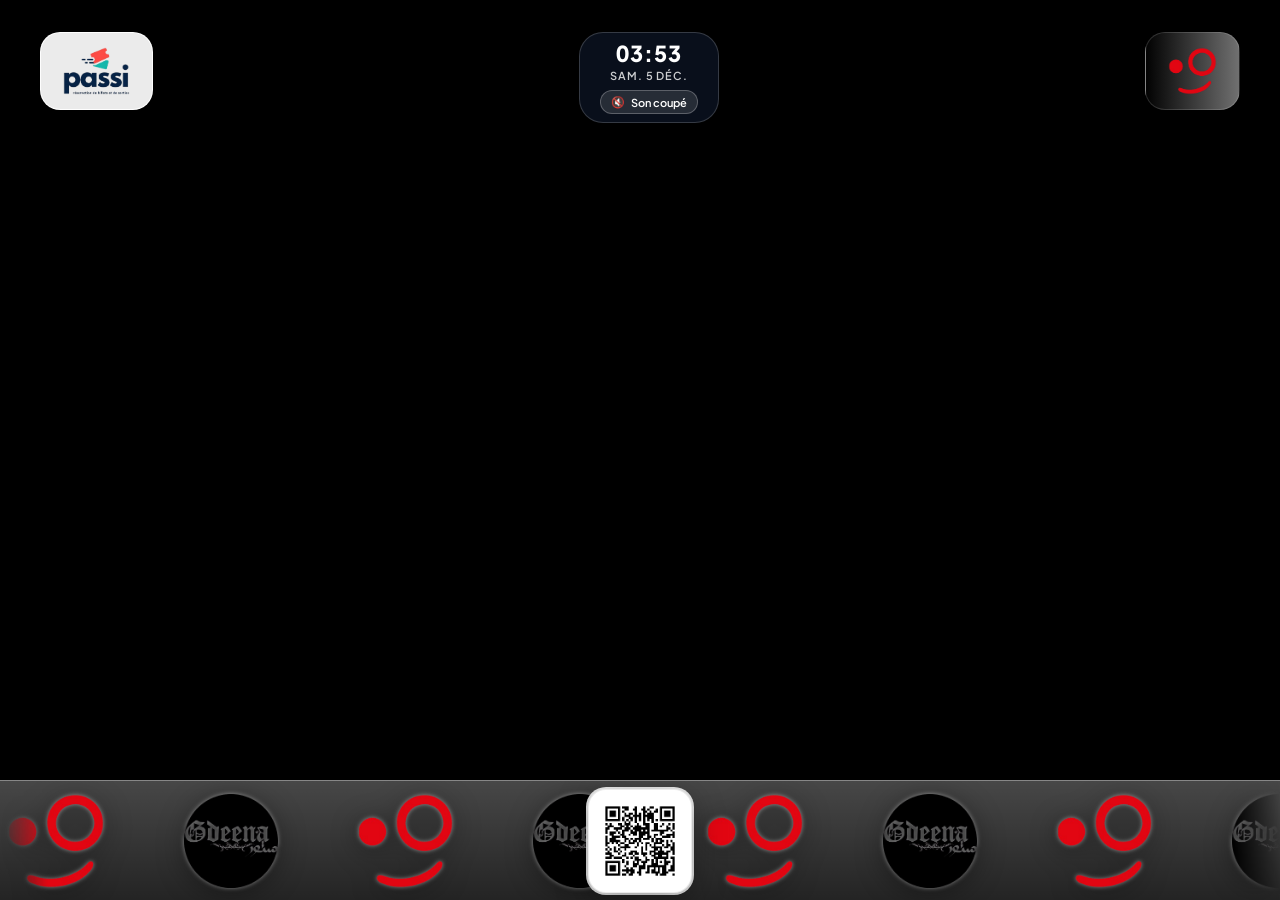
<file: index.html>
<!DOCTYPE html>
<html lang="fr">
<head>
  <meta charset="UTF-8">
  <meta http-equiv="refresh" content="0; url=public/">
  <link rel="icon" type="image/x-icon" href="favicon.ico">
  <link rel="shortcut icon" href="favicon.ico">
  <title>PubScreen - Redirection...</title>
  <script>
    window.location.replace("public/" + window.location.search);
  </script>
</head>
<body style="background: #000; color: #fff; font-family: sans-serif; display: flex; align-items: center; justify-content: center; height: 100vh; margin: 0;">
  <p>Chargement de l'écran dynamique... <a id="fallback-link" href="public/index.html" style="color: #3b82f6;">Cliquez ici si la redirection ne démarre pas.</a></p>
  <script>
    if (window.location.search) {
      const fl = document.getElementById('fallback-link');
      if (fl) fl.href = "public/index.html" + window.location.search;
    }
  </script>
</body>
</html>
</file>
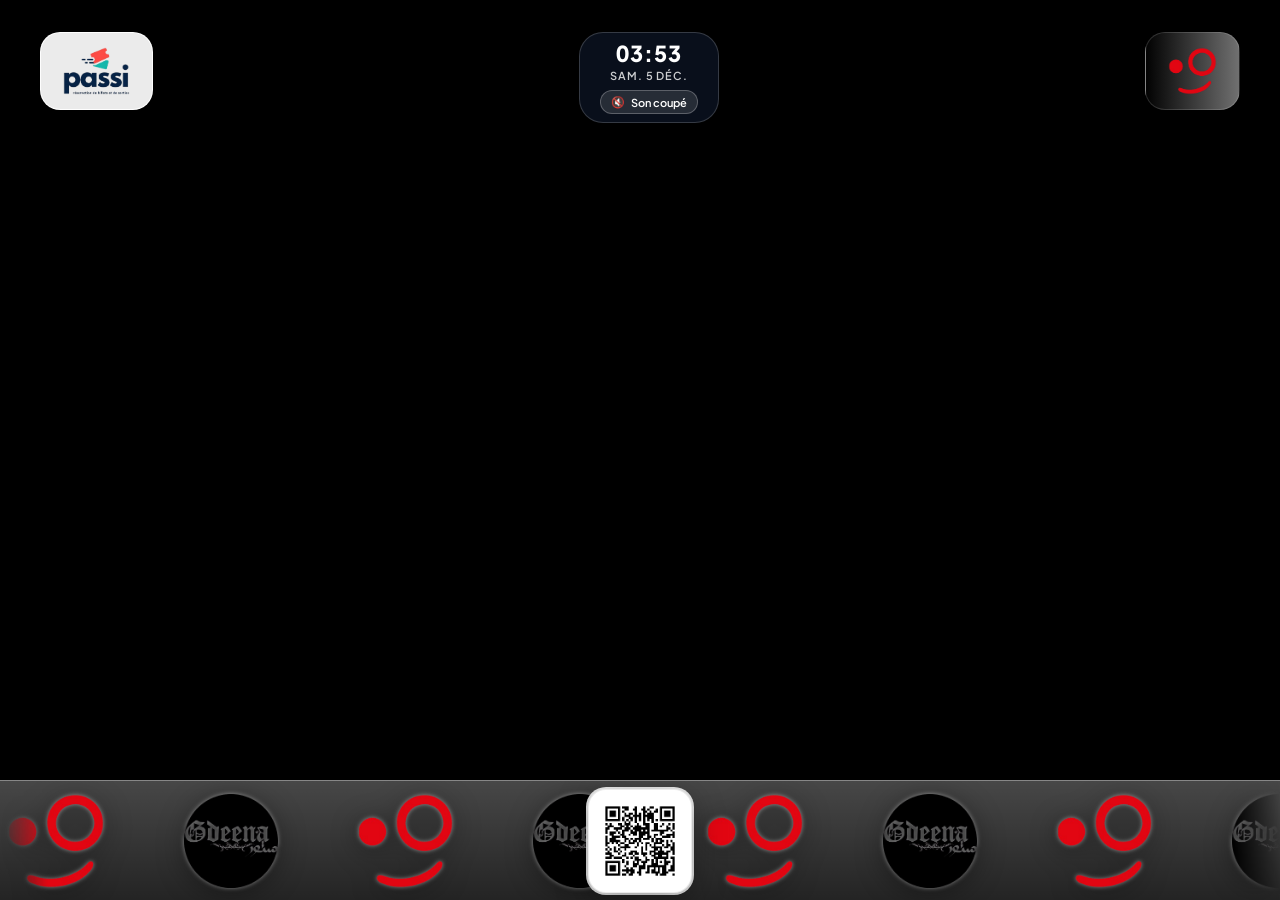
<file: public/index.html>
<!DOCTYPE html>
<html lang="fr">
<head>
  <meta charset="UTF-8">
  <meta name="viewport" content="width=device-width, initial-scale=1.0, maximum-scale=1.0, user-scalable=no">
  <title>PubScreen - Affichage Dynamique</title>
  <meta name="description" content="Système d'affichage dynamique numérique autonome et résilient pour centre commercial.">
  <meta name="theme-color" content="#ffffff">

  <!-- Google Fonts: Plus Jakarta Sans for ultra-clean modern signage typography -->
  <link rel="preconnect" href="https://fonts.googleapis.com">
  <link rel="preconnect" href="https://fonts.gstatic.com" crossorigin>
  <link href="https://fonts.googleapis.com/css2?family=Plus+Jakarta+Sans:wght@400;500;600;700;800&display=swap" rel="stylesheet">

  <link rel="icon" type="image/x-icon" href="favicon.ico">
  <link rel="shortcut icon" href="favicon.ico">
  <link rel="stylesheet" href="style.css?v=16">
  <script>
    if (window.location.pathname.endsWith('/public')) {
      window.location.replace(window.location.pathname + '/' + window.location.search);
    }
  </script>
</head>
<body class="signage-body">

  <!-- ========================================================
       1. BACKGROUND VIDEO LAYER (Full screen, dual crossfade)
       ======================================================== -->
  <div class="video-container" id="video-container" aria-hidden="true">
    <video
      id="bg-video-a"
      class="bg-video is-active"
      autoplay
      muted
      playsinline
      preload="auto">
    </video>
    <video
      id="bg-video-b"
      class="bg-video"
      autoplay
      muted
      playsinline
      preload="auto">
    </video>
    <div class="video-vignette"></div>
  </div>

  <!-- Fallback visual if no video is loaded yet -->
  <div class="video-fallback" id="video-fallback">
    <div class="fallback-ambient-glow"></div>
  </div>

  <!-- ========================================================
       2. PERMANENT LOGOS (Top Corners)
       ======================================================== -->
  <header class="permanent-header" role="banner">
    <!-- Passi Logo: Top Left -->
    <div class="logo-wrapper logo-left" id="logo-passi-container">
      <img
        src="logos/passi-logo.png?v=6"
        alt="Logo Passi"
        class="permanent-logo"
        id="logo-passi"
        loading="eager"
        onerror="if(!this.getAttribute('data-err')){this.setAttribute('data-err','1');this.src='../logos/passi-logo.png?v=6';}">
    </div>

    <!-- Live mall clock / status indicator & audio toggle -->
    <div class="header-center-info" id="mall-clock-container">
      <span class="live-clock" id="live-clock">--:--</span>
      <span class="live-date" id="live-date">--</span>
      <button class="audio-pill-btn" id="audio-toggle" type="button" aria-label="Contrôle audio" title="Cliquer pour activer/couper le son">
        <span class="audio-pill-icon" id="audio-icon">🔇</span>
        <span class="audio-pill-label" id="audio-label">Son coupé</span>
      </button>
    </div>

    <!-- L'agora Logo: Top Right -->
    <div class="logo-wrapper logo-right" id="logo-lagora-container">
      <img
        src="logos/lagora-logo.png?v=2"
        alt="Logo L'agora"
        class="permanent-logo"
        id="logo-lagora"
        loading="eager"
        onerror="if(!this.getAttribute('data-err')){this.setAttribute('data-err','1');this.src='../logos/lagora-logo.png?v=2';}">
    </div>
  </header>

  <!-- ========================================================
       3. SPONSOR BAR (Fixed bottom bar, full-width marquee)
       ======================================================== -->
  <footer class="sponsor-bar" role="contentinfo" id="sponsor-bar">
    <!-- Continuous Full-Width Sponsor Marquee Track across entire bar -->
    <div class="sponsor-marquee-container" id="sponsor-marquee-container">
      <div class="sponsor-marquee-track" id="sponsor-marquee-track">
        <!-- Dynamically populated by app.js -->
      </div>
    </div>

    <!-- Center: Prominent Real QR Code (Static display for smartphone cameras, not a button) -->
    <div class="qr-center-container">
      <div class="qr-card" role="img" aria-label="QR Code vers les liens officiels">
        <div class="qr-frame">
          <img
            src="logos/qr-code.png?v=7"
            alt="QR Code Passi"
            class="qr-image"
            id="qr-image"
            loading="eager"
            onerror="if(!this.getAttribute('data-err')){this.setAttribute('data-err','1');this.src='../logos/qr-code.png?v=7';}">
        </div>
      </div>
    </div>
  </footer>

  <!-- ========================================================
       4. OFFLINE & STATUS NOTIFICATIONS (Discreet)
       ======================================================== -->
  <div class="network-status-toast" id="network-status" aria-live="polite">
    <span class="status-indicator"></span>
    <span id="status-text">Mode en ligne</span>
  </div>

  <!-- Scripts -->
  <script src="app.js?v=16"></script>
</body>
</html>
</file>
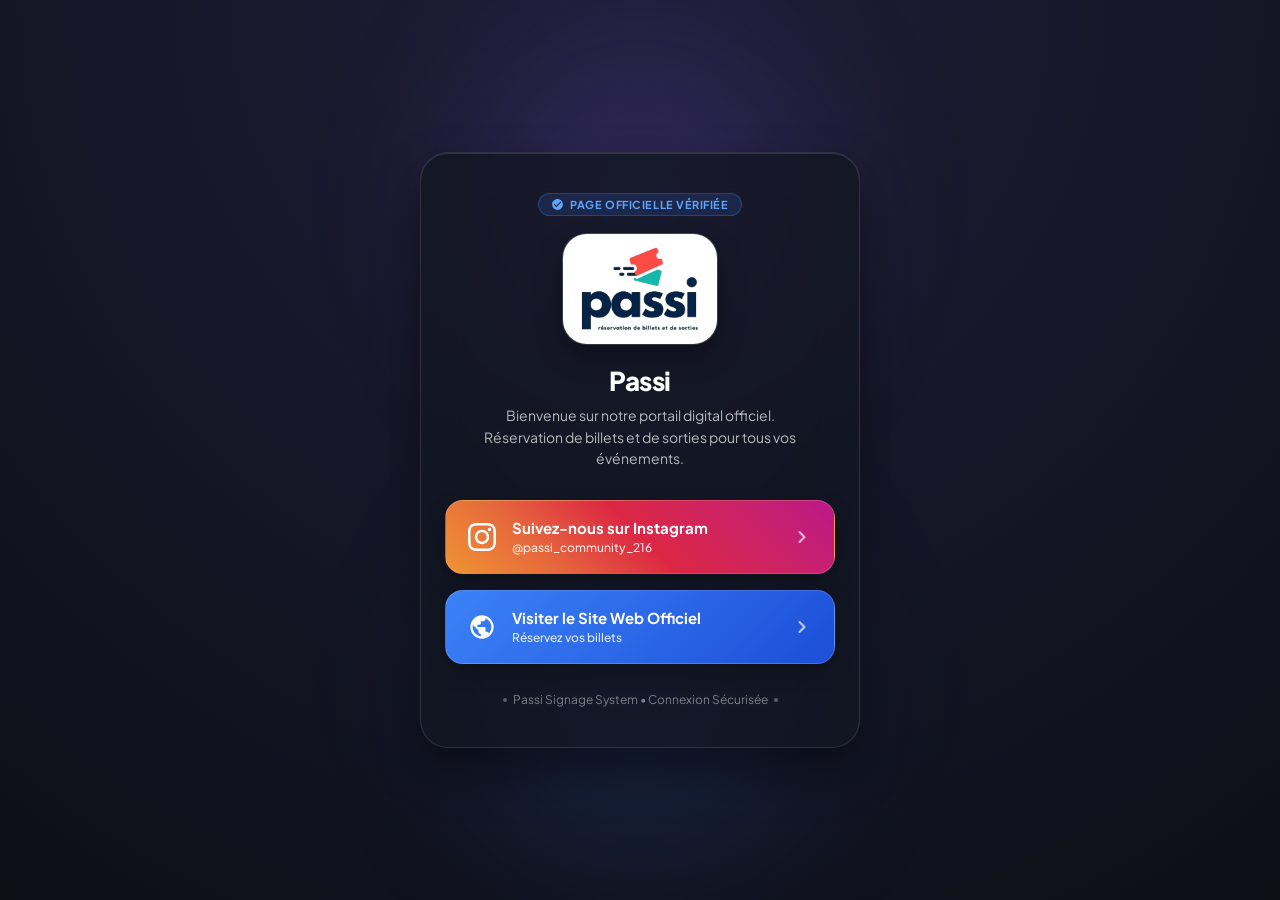
<file: links.html>
<!DOCTYPE html>
<html lang="fr">
<head>
  <meta charset="UTF-8">
  <meta name="viewport" content="width=device-width, initial-scale=1.0, maximum-scale=1.0, user-scalable=no">
  <title>Passi - Liens Officiels</title>
  <meta name="description" content="Découvrez l'univers Passi, réservation de billets et de sorties. Suivez-nous sur Instagram et explorez notre site officiel.">
  <meta name="theme-color" content="#111827">
  <meta name="referrer" content="strict-origin-when-cross-origin">

  <link rel="icon" type="image/x-icon" href="favicon.ico">
  <link rel="shortcut icon" href="favicon.ico">

  <link rel="preconnect" href="https://fonts.googleapis.com">
  <link rel="preconnect" href="https://fonts.gstatic.com" crossorigin>
  <link href="https://fonts.googleapis.com/css2?family=Plus+Jakarta+Sans:wght@400;500;600;700;800&display=swap" rel="stylesheet">

  <style>
    :root {
      --bg-gradient: radial-gradient(circle at 50% 0%, #1e1e38 0%, #0d0f17 100%);
      --card-bg: rgba(255, 255, 255, 0.05);
      --card-border: rgba(255, 255, 255, 0.12);
      --text-primary: #ffffff;
      --text-secondary: rgba(255, 255, 255, 0.7);
      --insta-gradient: linear-gradient(45deg, #f09433 0%, #e6683c 25%, #dc2743 50%, #cc2366 75%, #bc1888 100%);
      --web-gradient: linear-gradient(135deg, #3b82f6 0%, #1d4ed8 100%);
      --font-family: 'Plus Jakarta Sans', -apple-system, BlinkMacSystemFont, 'Segoe UI', Roboto, sans-serif;
    }

    * {
      box-sizing: border-box;
      margin: 0;
      padding: 0;
      -webkit-tap-highlight-color: transparent;
    }

    body {
      font-family: var(--font-family);
      background: var(--bg-gradient);
      color: var(--text-primary);
      min-height: 100vh;
      display: flex;
      flex-direction: column;
      align-items: center;
      justify-content: center;
      padding: 32px 20px;
      overflow-x: hidden;
      position: relative;
    }

    /* Ambient background glow */
    .ambient-glow {
      position: absolute;
      width: 340px;
      height: 340px;
      border-radius: 50%;
      background: rgba(139, 92, 246, 0.18);
      filter: blur(80px);
      top: 5%;
      z-index: 0;
      pointer-events: none;
    }

    .ambient-glow-bottom {
      top: auto;
      bottom: 5%;
      background: rgba(59, 130, 246, 0.15);
    }

    .container {
      width: 100%;
      max-width: 440px;
      position: relative;
      z-index: 1;
      display: flex;
      flex-direction: column;
      align-items: center;
      text-align: center;
      background: rgba(18, 22, 34, 0.78);
      backdrop-filter: blur(24px);
      -webkit-backdrop-filter: blur(24px);
      border: 1px solid var(--card-border);
      border-radius: 28px;
      padding: 40px 24px;
      box-shadow: 0 24px 48px rgba(0, 0, 0, 0.45), 0 1px 0 rgba(255, 255, 255, 0.12) inset;
    }

    /* Verified badge */
    .verified-badge {
      display: inline-flex;
      align-items: center;
      gap: 6px;
      background: rgba(59, 130, 246, 0.15);
      border: 1px solid rgba(59, 130, 246, 0.3);
      padding: 4px 12px;
      border-radius: 20px;
      font-size: 11px;
      font-weight: 700;
      color: #60a5fa;
      letter-spacing: 0.05em;
      text-transform: uppercase;
      margin-bottom: 18px;
    }

    .verified-badge svg {
      width: 13px;
      height: 13px;
      fill: currentColor;
    }

    /* Logo badge */
    .logo-container {
      width: 154px;
      height: 110px;
      background: #ffffff;
      border-radius: 24px;
      display: flex;
      align-items: center;
      justify-content: center;
      padding: 12px 16px;
      box-shadow: 0 12px 28px rgba(0, 0, 0, 0.3), 0 0 0 1px rgba(255, 255, 255, 0.2);
      margin-bottom: 20px;
      transition: transform 0.3s cubic-bezier(0.34, 1.56, 0.64, 1);
    }

    .logo-container:hover {
      transform: scale(1.04);
    }

    .logo-container img {
      width: 100%;
      height: 100%;
      object-fit: contain;
      display: block;
    }

    .title {
      font-size: 26px;
      font-weight: 800;
      letter-spacing: -0.02em;
      margin-bottom: 8px;
      color: #ffffff;
    }

    .subtitle {
      font-size: 14px;
      color: var(--text-secondary);
      line-height: 1.55;
      margin-bottom: 30px;
      max-width: 320px;
    }

    /* Links / Buttons */
    .links-group {
      width: 100%;
      display: flex;
      flex-direction: column;
      gap: 16px;
    }

    .btn-link {
      display: flex;
      align-items: center;
      justify-content: flex-start;
      gap: 16px;
      width: 100%;
      padding: 18px 22px;
      border-radius: 18px;
      text-decoration: none;
      color: #ffffff;
      font-weight: 700;
      font-size: 15px;
      border: 1px solid rgba(255, 255, 255, 0.16);
      position: relative;
      overflow: hidden;
      transition: all 0.25s cubic-bezier(0.2, 0.8, 0.2, 1);
      box-shadow: 0 8px 20px rgba(0, 0, 0, 0.28);
    }

    .btn-link:active {
      transform: scale(0.98);
    }

    /* Instagram button */
    .btn-instagram {
      background: var(--insta-gradient);
    }

    .btn-instagram:hover {
      transform: translateY(-2px);
      box-shadow: 0 12px 28px rgba(220, 39, 67, 0.4);
    }

    /* Website button */
    .btn-website {
      background: var(--web-gradient);
    }

    .btn-website:hover {
      transform: translateY(-2px);
      box-shadow: 0 12px 28px rgba(37, 99, 235, 0.45);
    }

    .btn-icon {
      width: 28px;
      height: 28px;
      display: flex;
      align-items: center;
      justify-content: center;
      flex-shrink: 0;
    }

    .btn-icon svg {
      width: 100%;
      height: 100%;
      fill: #ffffff;
    }

    .btn-text {
      flex: 1;
      text-align: left;
      display: flex;
      flex-direction: column;
    }

    .btn-text-main {
      font-weight: 700;
      font-size: 15px;
      line-height: 1.2;
    }

    .btn-text-sub {
      font-weight: 500;
      font-size: 12px;
      opacity: 0.85;
      margin-top: 3px;
    }

    .btn-arrow {
      opacity: 0.7;
      transition: transform 0.2s ease, opacity 0.2s ease;
      display: flex;
      align-items: center;
    }

    .btn-link:hover .btn-arrow {
      opacity: 1;
      transform: translateX(4px);
    }

    /* Footer */
    .footer {
      margin-top: 28px;
      font-size: 12px;
      color: rgba(255, 255, 255, 0.45);
      display: flex;
      align-items: center;
      justify-content: center;
      gap: 6px;
    }

    .footer span {
      display: inline-block;
      width: 4px;
      height: 4px;
      border-radius: 50%;
      background: rgba(255, 255, 255, 0.3);
    }
  </style>
</head>
<body>

  <div class="ambient-glow"></div>
  <div class="ambient-glow ambient-glow-bottom"></div>

  <main class="container">
    <div class="verified-badge">
      <svg viewBox="0 0 24 24"><path d="M12 2C6.48 2 2 6.48 2 12s4.48 10 10 10 10-4.48 10-10S17.52 2 12 2zm-2 15l-5-5 1.41-1.41L10 14.17l7.59-7.59L19 8l-9 9z"/></svg>
      Page Officielle Vérifiée
    </div>

    <!-- Passi Logo -->
    <div class="logo-container">
      <img
        src="logos/passi-logo.png?v=8"
        alt="Logo Passi"
        onerror="if(!this.getAttribute('data-err')){this.setAttribute('data-err','1');this.src='/logos/passi-logo.png?v=8';}">
    </div>

    <h1 class="title">Passi</h1>

    <p class="subtitle">Bienvenue sur notre portail digital officiel. Réservation de billets et de sorties pour tous vos événements.</p>

    <div class="links-group">
      <!-- Button 1: Instagram -->
      <a href="https://www.instagram.com/passi_community_216?utm_source=ig_web_button_share_sheet&amp;xtok=ZDNlZDc0MzIxNw==" target="_blank" rel="noopener noreferrer" class="btn-link btn-instagram">
        <div class="btn-icon">
          <svg viewBox="0 0 24 24">
            <path d="M12 2.163c3.204 0 3.584.012 4.85.07 3.252.148 4.771 1.691 4.919 4.919.058 1.265.069 1.645.069 4.849 0 3.205-.012 3.584-.069 4.849-.149 3.225-1.664 4.771-4.919 4.919-1.266.058-1.644.07-4.85.07-3.204 0-3.584-.012-4.849-.07-3.26-.149-4.771-1.699-4.919-4.92-.058-1.265-.07-1.644-.07-4.849 0-3.204.013-3.583.07-4.849.149-3.227 1.664-4.771 4.919-4.919 1.266-.057 1.645-.069 4.849-.069zm0-2.163c-3.259 0-3.667.014-4.947.072-4.358.2-6.78 2.618-6.98 6.98-.059 1.281-.073 1.689-.073 4.948 0 3.259.014 3.668.072 4.948.2 4.358 2.618 6.78 6.98 6.98 1.281.058 1.689.072 4.948.072 3.259 0 3.668-.014 4.948-.072 4.354-.2 6.782-2.618 6.979-6.98.059-1.28.073-1.689.073-4.948 0-3.259-.014-3.667-.072-4.947-.196-4.354-2.617-6.78-6.979-6.98-1.281-.059-1.69-.073-4.949-.073zm0 5.838c-3.403 0-6.162 2.759-6.162 6.162s2.759 6.163 6.162 6.163 6.162-2.759 6.162-6.163c0-3.403-2.759-6.162-6.162-6.162zm0 10.162c-2.209 0-4-1.79-4-4 0-2.209 1.791-4 4-4s4 1.791 4 4c0 2.21-1.791 4-4 4zm6.406-11.845c-.796 0-1.441.645-1.441 1.44s.645 1.44 1.441 1.44c.795 0 1.439-.645 1.439-1.44s-.644-1.44-1.439-1.44z"/>
          </svg>
        </div>
        <div class="btn-text">
          <span class="btn-text-main">Suivez-nous sur Instagram</span>
          <span class="btn-text-sub">@passi_community_216</span>
        </div>
        <div class="btn-arrow">
          <svg width="20" height="20" viewBox="0 0 24 24" fill="none" stroke="currentColor" stroke-width="2.5" stroke-linecap="round" stroke-linejoin="round">
            <polyline points="9 18 15 12 9 6"></polyline>
          </svg>
        </div>
      </a>

      <!-- Button 2: Official Website -->
      <a href="https://passi-xi.vercel.app/" target="_blank" rel="noopener noreferrer" class="btn-link btn-website">
        <div class="btn-icon">
          <svg viewBox="0 0 24 24">
            <path d="M12 2C6.48 2 2 6.48 2 12s4.48 10 10 10 10-4.48 10-10S17.52 2 12 2zm-1 17.93c-3.95-.49-7-3.85-7-7.93 0-.62.08-1.21.21-1.79L9 15v1c0 1.1.9 2 2 2v1.93zm6.9-2.54c-.26-.81-1-1.39-1.9-1.39h-1v-3c0-.55-.45-1-1-1H8v-2h2c.55 0 1-.45 1-1V7h2c1.1 0 2-.9 2-2v-.41c2.93 1.19 5 4.06 5 7.41 0 2.08-.8 3.97-2.1 5.39z"/>
          </svg>
        </div>
        <div class="btn-text">
          <span class="btn-text-main">Visiter le Site Web Officiel</span>
          <span class="btn-text-sub">Réservez vos billets</span>
        </div>
        <div class="btn-arrow">
          <svg width="20" height="20" viewBox="0 0 24 24" fill="none" stroke="currentColor" stroke-width="2.5" stroke-linecap="round" stroke-linejoin="round">
            <polyline points="9 18 15 12 9 6"></polyline>
          </svg>
        </div>
      </a>
    </div>

    <div class="footer">
      <span></span>
      Passi Signage System • Connexion Sécurisée
      <span></span>
    </div>
  </main>

</body>
</html>
</file>
<file: public/style.css>
/* ==========================================================================
   PubScreen - Digital Signage System
   Design System & Styling
   ========================================================================== */

:root {
  --color-white: #ffffff;
  --color-dark: #0f172a;
  --color-gray-500: #64748b;
  --color-gray-800: #1e293b;
  --color-accent: #2563eb;
  --color-accent-gold: #f59e0b;

  /* Glassmorphic values - translucent to show video behind bar */
  --sponsor-bar-bg: rgba(255, 255, 255, 0.22);
  --sponsor-bar-border: rgba(255, 255, 255, 0.38);
  --glass-shadow: 0 -8px 30px rgba(0, 0, 0, 0.18);

  --logo-capsule-bg: rgba(255, 255, 255, 0.92);
  --logo-capsule-border: rgba(255, 255, 255, 0.95);
  --logo-shadow: 0 10px 25px rgba(0, 0, 0, 0.22), 0 2px 6px rgba(0, 0, 0, 0.12);

  --font-family: 'Plus Jakarta Sans', -apple-system, BlinkMacSystemFont, 'Segoe UI', Roboto, sans-serif;
  --z-video: 1;
  --z-header: 50;
  --z-sponsor: 60;
  --z-status: 100;
}

/* Reset & Box Sizing */
*, *::before, *::after {
  box-sizing: border-box;
  margin: 0;
  padding: 0;
}

html, body {
  width: 100%;
  height: 100%;
  overflow: hidden;
  font-family: var(--font-family);
  background-color: #000000;
  color: var(--color-dark);
  -webkit-font-smoothing: antialiased;
  -moz-osx-font-smoothing: grayscale;
  user-select: none;
  -webkit-user-select: none;
  cursor: none; /* Ideal for public unattended kiosks, can be toggled by mouse movement */
}

/* Re-enable cursor when moving mouse for debugging */
body.show-cursor {
  cursor: default;
}

/* ==========================================================================
   1. BACKGROUND VIDEO LAYER
   ========================================================================== */
.video-container {
  position: fixed;
  inset: 0;
  width: 100vw;
  height: 100vh;
  z-index: var(--z-video);
  overflow: hidden;
  background-color: #000000;
}

.bg-video {
  position: absolute;
  top: 0;
  left: 0;
  width: 100%;
  height: 100%;
  object-fit: cover;
  opacity: 0;
  pointer-events: none;
  transition: opacity 1s cubic-bezier(0.4, 0, 0.2, 1);
  will-change: opacity;
}

.bg-video.is-active {
  opacity: 1;
}

/* Subtle cinematic edge vignette to ensure overlay text & logos pop */
.video-vignette {
  position: absolute;
  inset: 0;
  pointer-events: none;
  background: radial-gradient(
    circle at 50% 50%,
    transparent 60%,
    rgba(0, 0, 0, 0.25) 100%
  );
  z-index: 1;
}

/* Fallback glowing screen when no video is loaded */
.video-fallback {
  position: fixed;
  inset: 0;
  z-index: 0;
  background: linear-gradient(135deg, #090d16 0%, #151a2e 50%, #0d111c 100%);
  display: flex;
  align-items: center;
  justify-content: center;
  pointer-events: none;
  transition: opacity 0.8s ease, visibility 0.8s ease;
}

.video-fallback.is-hidden {
  opacity: 0;
  visibility: hidden;
}

.fallback-ambient-glow {
  width: 60vw;
  height: 60vw;
  max-width: 600px;
  max-height: 600px;
  border-radius: 50%;
  background: radial-gradient(circle, rgba(37, 99, 235, 0.25) 0%, transparent 70%);
  filter: blur(80px);
  animation: pulseAmbient 10s ease-in-out infinite alternate;
}

@keyframes pulseAmbient {
  0% { transform: scale(0.9) translate(-5%, -5%); opacity: 0.6; }
  100% { transform: scale(1.1) translate(5%, 5%); opacity: 0.9; }
}

/* ==========================================================================
   2. PERMANENT LOGOS & HEADER
   ========================================================================== */
.permanent-header {
  position: fixed;
  top: 0;
  left: 0;
  right: 0;
  display: flex;
  justify-content: space-between;
  align-items: flex-start;
  padding: 32px 40px;
  z-index: var(--z-header);
  pointer-events: none;
}

.logo-wrapper {
  pointer-events: auto;
  display: flex;
  align-items: center;
  justify-content: center;
  background: var(--logo-capsule-bg);
  backdrop-filter: blur(16px);
  -webkit-backdrop-filter: blur(16px);
  border: 1.5px solid var(--logo-capsule-border);
  border-radius: 20px;
  box-shadow: var(--logo-shadow);
  padding: 14px 22px;
  transition: transform 0.3s ease;
}

.logo-wrapper:hover {
  transform: translateY(-2px);
}

.permanent-logo {
  height: 48px;
  width: auto;
  max-width: 170px;
  object-fit: contain;
  display: block;
}

/* L'agora Logo (Top Right): Identical capsule shape & size as Passi, with dark gradient background */
.logo-wrapper.logo-right {
  background: linear-gradient(90deg, #020202 0%, #707070 100%);
  border: 1.5px solid rgba(255, 255, 255, 0.15);
  box-shadow: 0 10px 25px rgba(0, 0, 0, 0.4);
}

/* Center Clock Widget & Audio Control */
.header-center-info {
  pointer-events: auto;
  display: flex;
  flex-direction: column;
  align-items: center;
  justify-content: center;
  gap: 4px;
  background: rgba(15, 23, 42, 0.65);
  backdrop-filter: blur(16px);
  -webkit-backdrop-filter: blur(16px);
  border: 1px solid rgba(255, 255, 255, 0.18);
  border-radius: 24px;
  padding: 8px 20px;
  color: #ffffff;
  box-shadow: 0 8px 20px rgba(0, 0, 0, 0.35);
}

.live-clock {
  font-size: 22px;
  font-weight: 800;
  letter-spacing: 0.05em;
  font-variant-numeric: tabular-nums;
  line-height: 1.1;
}

.live-date {
  font-size: 11px;
  font-weight: 600;
  color: rgba(255, 255, 255, 0.8);
  text-transform: uppercase;
  letter-spacing: 0.08em;
}

.audio-pill-btn {
  margin-top: 4px;
  background: rgba(255, 255, 255, 0.12);
  border: 1px solid rgba(255, 255, 255, 0.25);
  border-radius: 999px;
  color: #ffffff;
  padding: 4px 10px;
  font-size: 11px;
  font-weight: 600;
  display: inline-flex;
  align-items: center;
  gap: 6px;
  cursor: pointer;
  transition: all 0.25s cubic-bezier(0.4, 0, 0.2, 1);
  font-family: inherit;
  outline: none;
}

.audio-pill-btn:hover {
  background: rgba(255, 255, 255, 0.24);
  transform: scale(1.05);
}

.audio-pill-btn:active {
  transform: scale(0.97);
}

.audio-pill-btn.is-active {
  background: rgba(37, 99, 235, 0.45);
  border-color: rgba(96, 165, 250, 0.7);
  box-shadow: 0 0 14px rgba(37, 99, 235, 0.6);
}

.audio-pill-btn:not(.is-active) {
  animation: pulseSubtleAudio 3s ease-in-out infinite;
}

@keyframes pulseSubtleAudio {
  0%, 100% { border-color: rgba(255, 255, 255, 0.25); }
  50% { border-color: rgba(245, 158, 11, 0.7); box-shadow: 0 0 10px rgba(245, 158, 11, 0.35); }
}

/* ==========================================================================
   3. SPONSOR BAR (Bottom Screen)
   ========================================================================== */
.sponsor-bar {
  position: fixed;
  bottom: 0;
  left: 0;
  right: 0;
  width: 100%;
  height: 120px;
  z-index: var(--z-sponsor);
  background: linear-gradient(180deg, rgba(255, 255, 255, 0.28) 0%, rgba(255, 255, 255, 0.14) 100%);
  backdrop-filter: blur(8px) saturate(140%);
  -webkit-backdrop-filter: blur(8px) saturate(140%);
  border-top: 1px solid rgba(255, 255, 255, 0.45);
  box-shadow: 0 -8px 30px rgba(0, 0, 0, 0.2);
  display: flex;
  align-items: center;
  justify-content: center;
  padding: 0;
  overflow: hidden;
}

/* Full-width scrolling marquee container spanning the entire bar */
.sponsor-marquee-container {
  position: absolute;
  top: 0;
  left: 0;
  right: 0;
  bottom: 0;
  width: 100%;
  height: 100%;
  display: flex;
  align-items: center;
  overflow: hidden;
  mask-image: linear-gradient(to right, transparent, black 48px, black calc(100% - 48px), transparent);
  -webkit-mask-image: linear-gradient(to right, transparent, black 48px, black calc(100% - 48px), transparent);
  pointer-events: none;
}

.sponsor-marquee-track {
  display: flex;
  align-items: center;
  gap: 64px;
  width: max-content;
  animation: sponsorMarqueeScroll 32s linear infinite;
  will-change: transform;
  pointer-events: auto;
}

@keyframes sponsorMarqueeScroll {
  0% {
    transform: translate3d(0, 0, 0);
  }
  100% {
    transform: translate3d(-50%, 0, 0);
  }
}

/* Individual sponsor logos in the continuous ribbon (No white band, pure logo) */
.sponsor-card {
  flex-shrink: 0;
  height: 96px;
  display: flex;
  align-items: center;
  justify-content: center;
  background: transparent;
  border: none;
  box-shadow: none;
  padding: 0 8px;
  transition: transform 0.3s ease;
}

.sponsor-card-img {
  height: 94px;
  width: auto;
  max-width: 240px;
  object-fit: contain;
  display: block;
  filter: drop-shadow(0 0 2px rgba(255, 255, 255, 0.45)) drop-shadow(0 4px 14px rgba(0, 0, 0, 0.4));
}

/* Center QR Code Container (Stationary on top of ribbon) */
.qr-center-container {
  display: flex;
  justify-content: center;
  align-items: center;
  position: relative;
  z-index: 10;
  pointer-events: auto;
}

.qr-card {
  display: flex;
  align-items: center;
  justify-content: center;
  background: #ffffff;
  padding: 6px;
  border-radius: 18px;
  box-shadow: 0 8px 32px rgba(0, 0, 0, 0.35), 0 0 0 2px rgba(255, 255, 255, 0.9);
  border: 1px solid rgba(0, 0, 0, 0.08);
  pointer-events: none;
  cursor: default;
  user-select: none;
}

.qr-frame {
  position: relative;
  width: 90px;
  height: 90px;
  background: #ffffff;
  border-radius: 14px;
  overflow: hidden;
  display: flex;
  align-items: center;
  justify-content: center;
  padding: 2px;
}

.qr-image {
  width: 100%;
  height: 100%;
  object-fit: contain;
  display: block;
}

/* ==========================================================================
   4. TOAST / STATUS NOTIFICATIONS
   ========================================================================== */
.network-status-toast {
  position: fixed;
  top: 36px;
  left: 50%;
  transform: translateX(-50%) translateY(-100px);
  background: rgba(15, 23, 42, 0.9);
  color: #ffffff;
  padding: 8px 18px;
  border-radius: 30px;
  font-size: 13px;
  font-weight: 600;
  display: flex;
  align-items: center;
  gap: 10px;
  backdrop-filter: blur(12px);
  -webkit-backdrop-filter: blur(12px);
  border: 1px solid rgba(255, 255, 255, 0.15);
  box-shadow: 0 10px 25px rgba(0, 0, 0, 0.3);
  z-index: var(--z-status);
  transition: transform 0.4s cubic-bezier(0.16, 1, 0.3, 1), opacity 0.4s;
  opacity: 0;
  pointer-events: none;
}

.network-status-toast.visible {
  transform: translateX(-50%) translateY(0);
  opacity: 1;
}

.network-status-toast .status-indicator {
  width: 8px;
  height: 8px;
  border-radius: 50%;
  background-color: #10b981;
}

.network-status-toast.is-offline .status-indicator {
  background-color: #ef4444;
  box-shadow: 0 0 8px rgba(239, 68, 68, 0.8);
}

/* ==========================================================================
   5. RESPONSIVE OPTIMIZATIONS (Kiosks, Vertical / Portrait Screens)
   ========================================================================== */
@media (max-width: 900px) {
  .sponsor-bar {
    height: 110px;
    padding: 0 20px;
  }

  .sponsor-bar-inner {
    gap: 16px;
  }

  .sponsor-subtitle {
    display: none;
  }

  .qr-center-container {
    transform: translateY(0);
  }

  .qr-frame {
    width: 84px;
    height: 84px;
  }

  .sponsor-display-box {
    width: 140px;
    height: 56px;
  }

  .sponsor-progress-bar {
    width: 140px;
  }

  .permanent-header {
    padding: 20px 24px;
  }

  .permanent-logo {
    height: 36px;
  }

  .header-center-info {
    display: none;
  }
}
</file>
